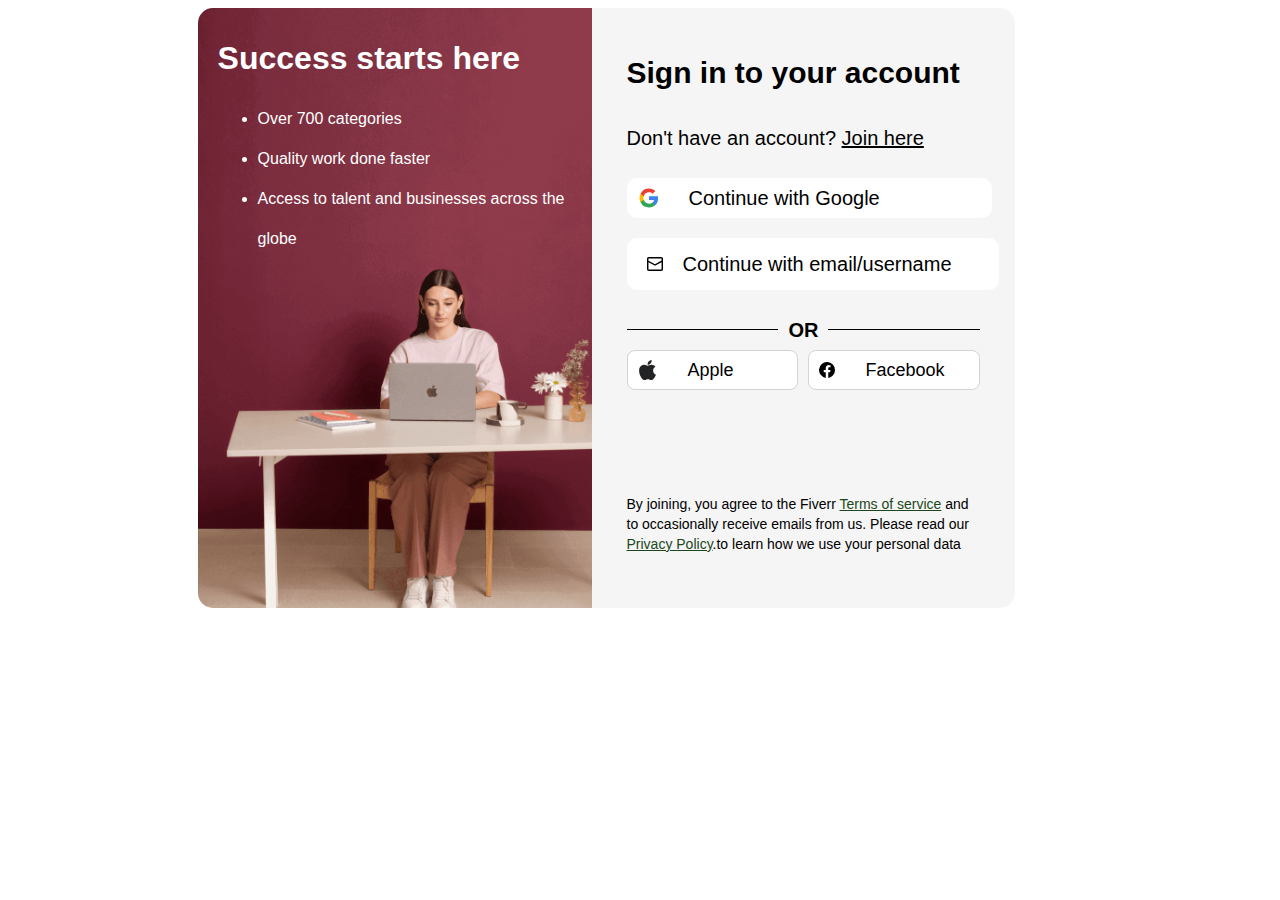
<file: signin.html>
<!DOCTYPE html>
<html lang="en">
<head>
    <meta charset="UTF-8">
    <meta name="viewport" content="width=div, initial-scale=1.0">
    <title>Sign in page</title>
    <link rel="stylesheet" href="./css/signin.css">
</head>
<body>
    <div class="contain">

        <div class="standard">
            <h1>Success starts here</h1>
            <ul>
                <li>Over 700 categories</li>
                <li>Quality work done faster</li>
                <li>Access to talent and businesses across the globe</li>
             </ul>
      </div>
        

        <div class="mide">
            
        <h2>Sign in to your account</h2>
        <p>Don't have an account? <a href="#">Join here</a></p>

        <div class="mean">
            
             <div class="man">
                 <img src="./img/931d0585-c817-41e5-b882-2fd59153ad67.svg" alt="">
                 <p><a href="">Continue with Google</a></p>
            </div>


            <div class="mun">
                <img src="./img/e74f6dfb-5892-4234-9eae-d3c3a38bf50a.svg" alt="">
                <p>
                    <a href="">Continue with email/username</a>
                </p>
            </div>

            <div class="moon">
                <hr>
                <span>OR</span>
                <hr>
            </div>

        </div>

        <div class="gman">
            <div class="apple">
                <img src="./img/f58ae449-bcc5-45ad-aa37-a5dd515f1b6d.svg" alt="">
                <p><a href="">Apple</a></p>
            </div>
                
            <div class="facebook">
                <img src="./img/61984f0b-4d04-4dac-817f-280a69a82b0a.svg" alt="">
                <p><a href="">Facebook</a></p>
            </div>
        </div>

        <div class="toon">
            <p>
          By joining, you agree to the Fiverr  <a href="#">Terms of service</a> and to occasionally receive emails from us. Please read our  <a href="#">Privacy Policy</a>.to learn how we use your personal data
        </p>
        </div>
    </div>
</body>
</html>
</file>
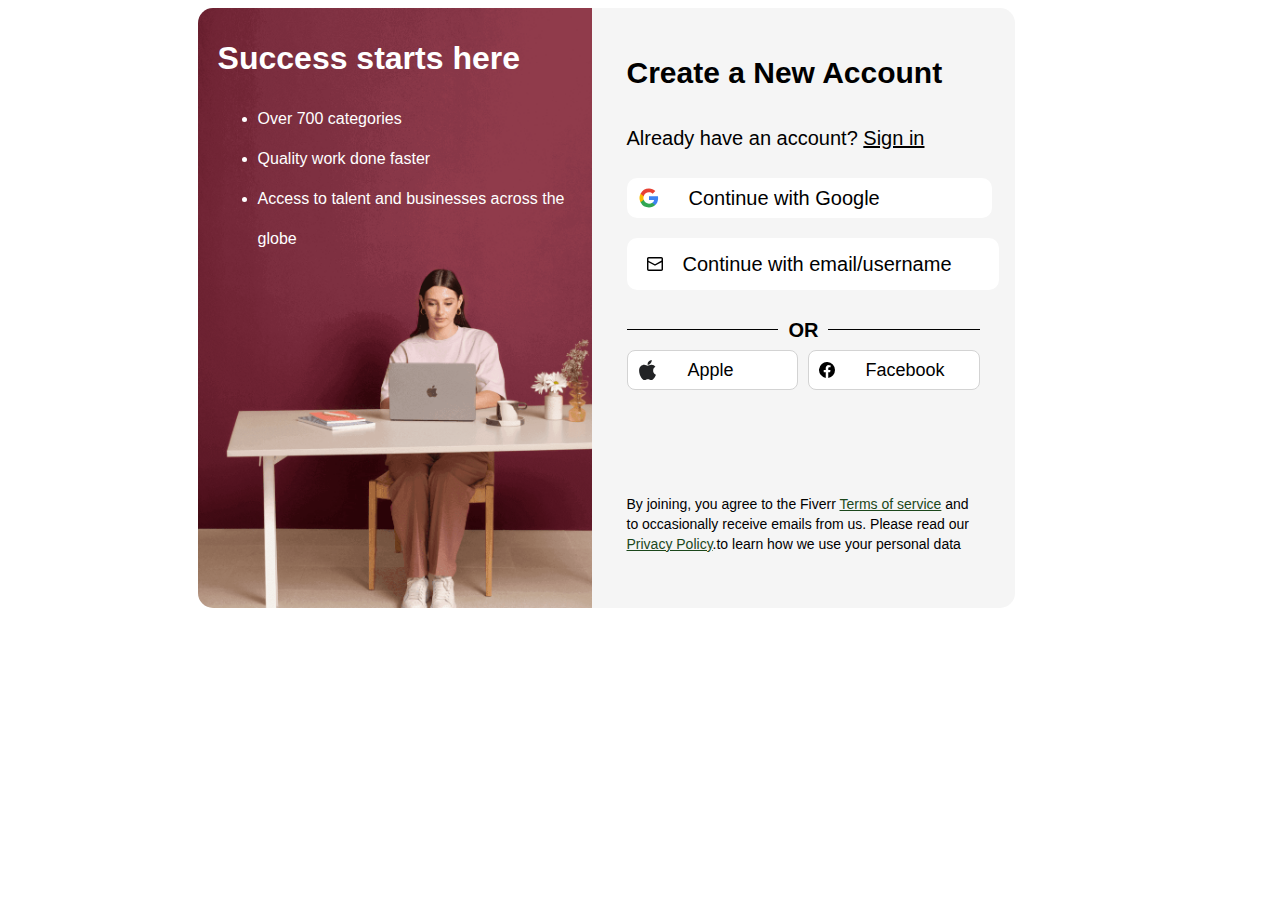
<file: signup.html>
<!DOCTYPE html>
<html lang="en">
<head>
    <meta charset="UTF-8">
    <meta name="viewport" content="width=div, initial-scale=1.0">
    <title>Sign Up page</title>
    <link rel="stylesheet" href="./css/signup.css">
</head>
<body>
    <div class="contain">

        <div class="standard">
            <h1>Success starts here</h1>
            <ul>
                <li>Over 700 categories</li>
                <li>Quality work done faster</li>
                <li>Access to talent and businesses across the globe</li>
             </ul>
      </div>
        

        <div class="mide">
            
        <h2>Create a New Account</h2>
        <p>Already have an account? <a href="#">Sign in</a></p>

        <div class="mean">
            
             <div class="man">
                 <img src="./img/931d0585-c817-41e5-b882-2fd59153ad67.svg" alt="">
                 <p><a href="">Continue with Google</a></p>
            </div>


            <div class="mun">
                <img src="./img/e74f6dfb-5892-4234-9eae-d3c3a38bf50a.svg" alt="">
                <p>
                    <a href="">Continue with email/username</a>
                </p>
            </div>

            <div class="moon">
                <hr>
                <span>OR</span>
                <hr>
            </div>

        </div>

        <div class="gman">
            <div class="apple">
                <img src="./img/f58ae449-bcc5-45ad-aa37-a5dd515f1b6d.svg" alt="">
                <p><a href="">Apple</a></p>
            </div>
                
            <div class="facebook">
                <img src="./img/61984f0b-4d04-4dac-817f-280a69a82b0a.svg" alt="">
                <p><a href="">Facebook</a></p>
            </div>
        </div>

        <div class="toon">
            <p>
          By joining, you agree to the Fiverr  <a href="#">Terms of service</a> and to occasionally receive emails from us. Please read our  <a href="#">Privacy Policy</a>.to learn how we use your personal data
        </p>
        </div>
    </div>
</body>
</html>
</file>
<file: css/signin.css>
.contain{
    /* border: thin solid black; */
    width: 70%;
    height: 100%;
    display: flex;
    margin: auto;
    /* padding: 10px 5%; */
}
.standard{
    background-image:url(../img/standard.0638957\ \(1\).png);
    background-repeat: no-repeat;
    background-size: cover;
    background-position: center;
    width: 40%;
    height: 600px;
    border-top-left-radius: 15px;
    border-bottom-left-radius: 15px;
    color: white;
    line-height: 40px;
    font-family: Arial, Helvetica, sans-serif;
    padding: 0 20px;
}
.standard  h1{
    margin-top: 30px;
    /* text-align: center; */
}
.standard ul{
    /* text-align: center; */
    /* list-style-position: inside; */
}
.mide{
    padding: 20px 35px;
    background-color: whitesmoke;
    width: 40%;
     border-top-right-radius: 15px;
    border-bottom-right-radius: 15px;
     line-height: 40px;
     font-size: 20px;
    font-family: Arial, Helvetica, sans-serif;
}
.mide p a{
    color: black;
    /* text-decoration: none; */
}
.mean{
    font-family: Arial, Helvetica, sans-serif;
}
.man{
    display: flex;
    align-items: center;
    /* justify-content: space-between; */
    gap: 30px;
    height: 40px;
    width: 100%;
    background-color: white;
    border-radius: 10px;
    padding-top: 0 10px;
    margin-bottom: 20px;
    padding-left: 12px;
   
}
.man p a{
    text-decoration: none;
}

.mun{
    display: flex;
    align-items: center;
    /* justify-content: space-between; */
    gap: 20px;
     width: 94%;
    background-color: white; 
    padding: 10px 20px;
    height: 32px;
    border-radius: 10px;
    margin-bottom: 20px;
  
   
}
.mun p a{
    text-decoration: none;
}
.moon{
   display:flex; 
   align-items: center;
    text-align: center;
}
.moon hr{
  background-color: black;
   flex: 1; 
   border: none; 
   height: 1px;  
}
.moon span{
   padding: 0 10px; 
   color: #000;
    font-weight: bold 
}
.gman{
    display: flex;
    gap: 10px;
    /* width: 100%; */
    /* gap: 20px;    */
    /* border: thick solid; */
    /* padding: 0 20px; */
    height: 40px;
    font-size: 18px;
}
.apple{
    display: flex;
    align-items: center;
    width: 100%;
    gap: 30px;
    padding: 0 10px;
    background-color: white;
    border-radius: 8px;
    border: thin solid lightgrey;
}
.apple a{
    text-decoration: none;
}

.facebook{
    display: flex;
    align-items: center;
    width: 100%;
    gap: 30px;
    padding: 0 10px;
    border: thin solid lightgrey;
    background-color: white;
    border-radius: 8px;

}
.facebook a{
    text-decoration: none;
}
.toon{
    font-family: Arial, Helvetica, sans-serif;
    font-size: 14px;
    padding-top: 90px;
    line-height: 20px;
}
.toon p a{
    color: rgb(27, 71, 27);
}
@media (max-width: 1133px){
   .mide{
    font-size: 15px;
    line-height: 30px;
   } 
}
@media (max-width: 1024px){
   .mide{
    font-size: 15px;
    line-height: 30px;
   } 
}
@media (max-width: 899px) {
    .standard{
        display: none;
        /* background-image: none; */
    }
    .mide{
        width: 60%;
        padding:0 auto;
        border-radius: 10px;
        
    }
    .gman{
       width: 100%;
    }
}
@media (max-width: 564px){
     .gman{
       width: 100%;
       font-size: 15px;
    }
    .facebook{
        width: 100%;
    }
}
@media (max-width: 490px){
      .gman{
         font-size: 10px;
    }
}
</file>
<file: css/signup.css>
.contain{
    /* border: thin solid black; */
    width: 70%;
    height: 100%;
    display: flex;
    margin: auto;
    /* padding: 10px 5%; */
}
.standard{
    background-image:url(../img/standard.0638957\ \(1\).png);
    background-repeat: no-repeat;
    background-size: cover;
    background-position: center;
    width: 40%;
    height: 600px;
    border-top-left-radius: 15px;
    border-bottom-left-radius: 15px;
    color: white;
    line-height: 40px;
    font-family: Arial, Helvetica, sans-serif;
    padding: 0 20px;
}
.standard  h1{
    margin-top: 30px;
    /* text-align: center; */
}
.standard ul{
    /* text-align: center; */
    /* list-style-position: inside; */
}
.mide{
    padding: 20px 35px;
    background-color: whitesmoke;
    width: 40%;
     border-top-right-radius: 15px;
    border-bottom-right-radius: 15px;
     line-height: 40px;
     font-size: 20px;
    font-family: Arial, Helvetica, sans-serif;
}
.mide p a{
    color: black;
    /* text-decoration: none; */
}
.mean{
    font-family: Arial, Helvetica, sans-serif;
}
.man{
    display: flex;
    align-items: center;
    /* justify-content: space-between; */
    gap: 30px;
    height: 40px;
    width: 100%;
    background-color: white;
    border-radius: 10px;
    padding-top: 0 10px;
    margin-bottom: 20px;
    padding-left: 12px;
   
}
.man p a{
    text-decoration: none;
}

.mun{
    display: flex;
    align-items: center;
    /* justify-content: space-between; */
    gap: 20px;
     width: 94%;
    background-color: white; 
    padding: 10px 20px;
    height: 32px;
    border-radius: 10px;
    margin-bottom: 20px;
  
   
}
.mun p a{
    text-decoration: none;
}
.moon{
   display:flex; 
   align-items: center;
    text-align: center;
}
.moon hr{
  background-color: black;
   flex: 1; 
   border: none; 
   height: 1px;  
}
.moon span{
   padding: 0 10px; 
   color: #000;
    font-weight: bold 
}
.gman{
    display: flex;
    gap: 10px;
    /* width: 100%; */
    /* gap: 20px;    */
    /* border: thick solid; */
    /* padding: 0 20px; */
    height: 40px;
    font-size: 18px;
}
.apple{
    display: flex;
    align-items: center;
    width: 100%;
    gap: 30px;
    padding: 0 10px;
    background-color: white;
    border-radius: 8px;
    border: thin solid lightgrey;
}
.apple a{
    text-decoration: none;
}

.facebook{
    display: flex;
    align-items: center;
    width: 100%;
    gap: 30px;
    padding: 0 10px;
    border: thin solid lightgrey;
    background-color: white;
    border-radius: 8px;

}
.facebook a{
    text-decoration: none;
}
.toon{
    font-family: Arial, Helvetica, sans-serif;
    font-size: 14px;
    padding-top: 90px;
    line-height: 20px;
}
.toon p a{
    color: rgb(27, 71, 27);
}
@media (max-width: 1133px){
   .mide{
    font-size: 15px;
    line-height: 30px;
   } 
}
@media (max-width: 1024px){
   .mide{
    font-size: 15px;
    line-height: 30px;
   } 
}
@media (max-width: 899px) {
    .standard{
        display: none;
        /* background-image: none; */
    }
    .mide{
        width: 60%;
        padding:0 auto;
        border-radius: 10px;
        
    }
    .gman{
       width: 100%;
    }
}
@media (max-width: 564px){
     .gman{
       width: 100%;
       font-size: 15px;
    }
    .facebook{
        width: 100%;
    }
}
@media (max-width: 490px){
      .gman{
         font-size: 10px;
    }
}
</file>
